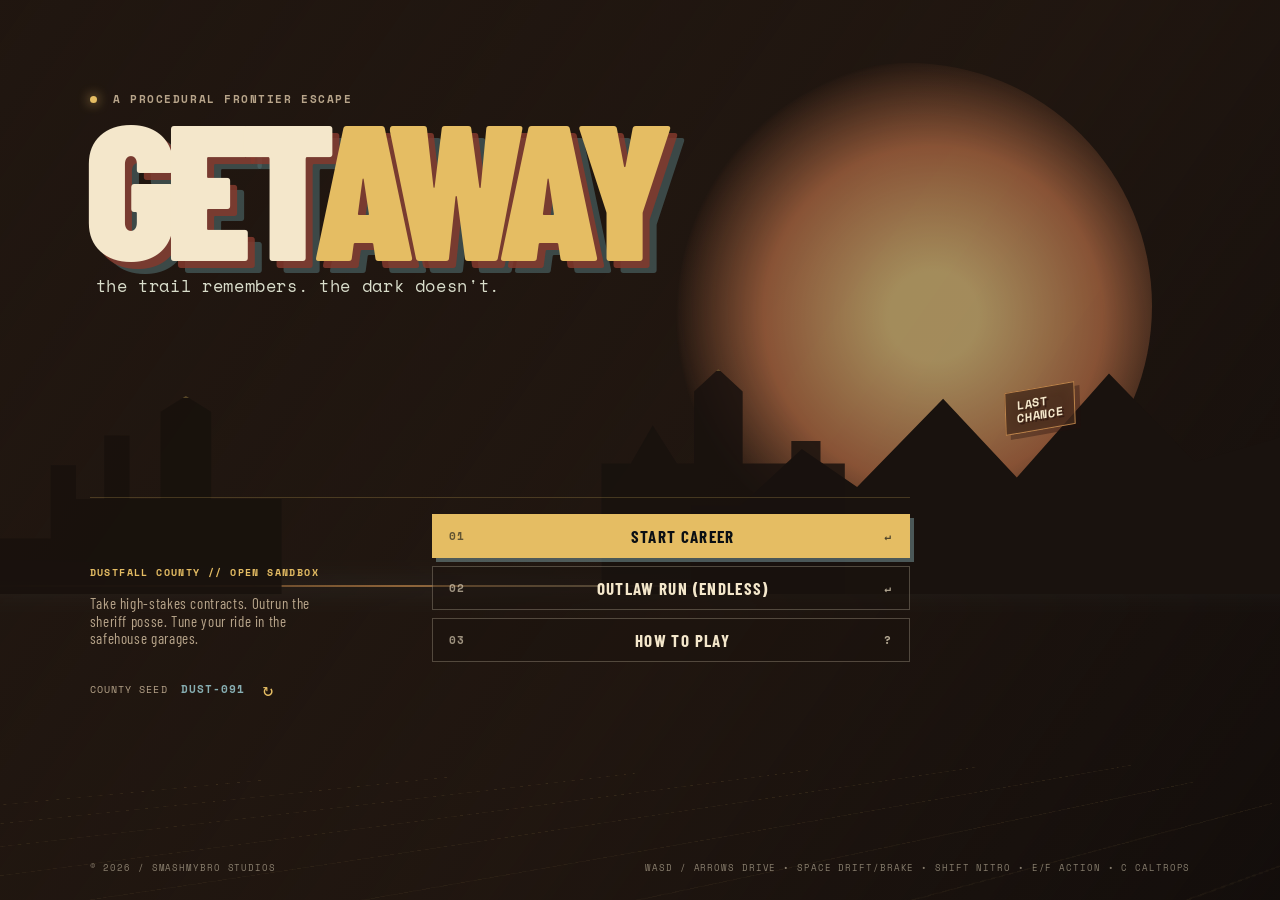
<file: index.html>
<!doctype html>
<html lang="en">
<head>
  <meta charset="utf-8" />
  <meta name="viewport" content="width=device-width, initial-scale=1, viewport-fit=cover" />
  <meta name="theme-color" content="#090b14" />
  <meta name="description" content="GETAWAY — a stylized retro-western procedural escape game." />
  <title>GETAWAY // Dustfall County</title>
  <link rel="icon" href="assets/favicon.svg" type="image/svg+xml" />
  <link rel="stylesheet" href="styles.css" />
</head>
<body>
  <main id="app-shell">
    <canvas id="game" aria-label="GETAWAY game canvas"></canvas>

    <!-- Main Title Menu -->
    <section id="title-screen" class="screen active" aria-label="Main menu">
      <div class="title-noise"></div>
      <div class="title-art" aria-hidden="true">
        <span class="sun-disc"></span>
        <span class="horizon-line"></span>
        <span class="grid-floor"></span>
        <span class="silhouette silhouette-a"></span>
        <span class="silhouette silhouette-b"></span>
        <span class="silhouette silhouette-c"></span>
        <span class="painted-sign">LAST<br>CHANCE</span>
      </div>
      <div class="brand-lockup">
        <p class="eyebrow"><span class="live-dot"></span> A PROCEDURAL FRONTIER ESCAPE</p>
        <h1>GET<span>AWAY</span></h1>
        <p class="tagline">the trail remembers. the dark doesn't.</p>
      </div>
      <div class="menu-panel">
        <div class="menu-copy">
          <p class="label">DUSTFALL COUNTY // OPEN SANDBOX</p>
          <p>Take high-stakes contracts. Outrun the sheriff posse. Tune your ride in the safehouse garages.</p>
        </div>
        <div class="menu-actions">
          <button id="career-btn" class="primary-btn"><span>01</span> START CAREER <b>↵</b></button>
          <button id="endless-btn" class="ghost-btn"><span>02</span> OUTLAW RUN (ENDLESS) <b>↵</b></button>
          <button id="how-to-play-btn" class="ghost-btn"><span>03</span> HOW TO PLAY <b>?</b></button>
        </div>
        <div class="seed-row">
          <span>COUNTY SEED</span>
          <strong id="menu-seed">DUST-091</strong>
          <button id="reroll-btn" class="icon-btn" title="Reroll county seed" aria-label="Reroll county seed">↻</button>
        </div>
      </div>
      <div class="title-footer">
        <span>© 2026 / SMASHMYBRO STUDIOS</span>
        <span>WASD / ARROWS DRIVE &bull; SPACE DRIFT/BRAKE &bull; SHIFT NITRO &bull; E/F ACTION &bull; C CALTROPS</span>
      </div>
    </section>

    <!-- Pause Modal -->
    <section id="pause-screen" class="screen modal-screen" aria-label="Paused" hidden>
      <div class="modal-card">
        <p class="eyebrow">TELEGRAPH LINE CUT</p>
        <h2>PAUSED<span>.</span></h2>
        <p class="modal-sub">The horses are watered. The law is not waiting.</p>
        <div class="pause-stats" id="pause-stats"></div>
        <button id="resume-btn" class="primary-btn">RESUME <b>ESC</b></button>
        <button id="help-btn" class="ghost-btn">CONTROLS &amp; TIPS</button>
        <button id="restart-btn" class="ghost-btn">RESTART RUN</button>
        <button id="menu-btn" class="ghost-btn">RETURN TO MENU</button>
      </div>
    </section>

    <!-- Garage Workshop Modal -->
    <section id="garage-screen" class="screen modal-screen" aria-label="Garage Workshop" hidden>
      <div class="modal-card garage-card">
        <div class="modal-header">
          <p class="eyebrow" id="garage-location">THE SWITCHYARD // WORKSHOP</p>
          <span class="garage-wallet">CASH: <strong id="garage-cash">$000</strong></span>
        </div>
        <h2>OUTLAW<span>GARAGE</span></h2>
        <p class="modal-sub">Repair damage, wipe heat, tune performance, and swap vehicles.</p>
        
        <div class="garage-tabs">
          <button id="tab-tuning" class="tab-btn active">TUNING &amp; GEAR</button>
          <button id="tab-vehicles" class="tab-btn">VEHICLE FLEET</button>
        </div>

        <div id="garage-tuning-panel" class="garage-grid">
          <!-- Dynamic Upgrade Cards inserted by game.js -->
        </div>

        <div id="garage-vehicle-panel" class="garage-grid" hidden>
          <!-- Dynamic Vehicle Cards inserted by game.js -->
        </div>

        <div class="garage-footer">
          <button id="garage-leave-btn" class="primary-btn">EXIT GARAGE &amp; HIT THE ROAD <b>E / ESC</b></button>
        </div>
      </div>
    </section>

    <!-- Busted / Game Over Screen -->
    <section id="busted-screen" class="screen modal-screen" aria-label="Caught by the Law" hidden>
      <div class="modal-card busted-card">
        <p class="eyebrow" id="busted-eyebrow">COUNTY MANHUNT CONCLUDED</p>
        <h2 id="busted-title">BUSTED<span>.</span></h2>
        <p class="modal-sub" id="busted-sub">The sheriff posse cornered you. The county takes its cut.</p>
        <div class="pause-stats" id="busted-stats"></div>
        <button id="busted-continue-btn" class="primary-btn">PAY BAIL &amp; KEEP RUNNING <b>↵</b></button>
        <button id="busted-restart-btn" class="ghost-btn">START FRESH RUN</button>
      </div>
    </section>

    <!-- How to Play Screen -->
    <section id="help-screen" class="screen modal-screen" aria-label="How to play" hidden>
      <div class="modal-card help-card">
        <p class="eyebrow">SURVIVAL MANUAL</p>
        <h2>OUTLAW<span>GUIDE</span></h2>
        <div class="help-content">
          <div class="help-section">
            <h3><span>01</span> DRIVING &amp; EVASION</h3>
            <p><b>WASD / Arrow Keys</b> to Steer &amp; Accelerate. Hold <b>SPACE</b> to initiate powerslides &amp; drifts around tight corners. Hold <b>SHIFT</b> for a Nitro speed burst.</p>
          </div>
          <div class="help-section">
            <h3><span>02</span> OUTLAW GADGETS &amp; ACTIONS</h3>
            <p>Press <b>E</b> or <b>F</b> to enter/exit vehicles, take jobs, and open safehouse garages. Press <b>C</b> or <b>G</b> to drop <b>Spike Caltrops</b> behind you to shred pursuers' tires.</p>
          </div>
          <div class="help-section">
            <h3><span>03</span> CONTRACTS &amp; HEISTS</h3>
            <p>Visit Telegraph Outposts and Banks marked with yellow beacons on your minimap to accept high-payout jobs. Multi-stage heists reward speed and stealth.</p>
          </div>
          <div class="help-section">
            <h3><span>04</span> SAFEHOUSE GARAGES</h3>
            <p>Pull into safehouse garages to repair damage, respray paint (instantly resets wanted Heat!), tune engines, install ram-bumpers, and unlock fast rides.</p>
          </div>
        </div>
        <button id="help-close-btn" class="primary-btn">UNDERSTOOD <b>↵</b></button>
      </div>
    </section>

    <!-- In-Game HUD -->
    <section id="game-ui" aria-live="polite">
      <header class="hud-top">
        <div class="hud-brand"><span class="brand-mark">G</span><span>GETAWAY</span><i></i></div>
        <div class="district-readout">
          <span class="tiny-label">CURRENT DISTRICT</span>
          <strong id="district-name">DUSTFALL MAIN STREET</strong>
        </div>
        <div class="hud-money">
          <span class="tiny-label">OUTLAW CASH</span>
          <strong id="money-value">$000</strong>
        </div>
        <button id="pause-btn" class="hud-pause" title="Pause Game (ESC)" aria-label="Pause">Ⅱ</button>
      </header>

      <!-- Mission Status Card -->
      <aside class="mission-card" id="mission-card">
        <div class="mission-kicker">
          <span id="mission-status-dot"></span>
          <span id="mission-kicker-text">AVAILABLE JOB</span>
          <span class="mission-code" id="mission-code">JOB—001</span>
        </div>
        <h2 id="mission-title">LOADING DUSTFALL</h2>
        <p id="mission-description">Ride to the telegraph office to pick up a contract.</p>
        <div class="mission-meta">
          <span id="mission-pay">$0</span>
          <span id="mission-risk">RISK / LOW</span>
          <span id="mission-clock">READY</span>
        </div>
      </aside>

      <!-- Wanted Heat Panel -->
      <div class="heat-panel" id="heat-panel">
        <div class="heat-label">
          <span>WANTED HEAT</span>
          <strong id="heat-stage">QUIET</strong>
        </div>
        <div class="heat-pips" id="heat-pips">
          <i title="Heat 1"></i>
          <i title="Heat 2"></i>
          <i title="Heat 3"></i>
          <i title="Heat 4"></i>
          <i title="Heat 5"></i>
        </div>
      </div>

      <!-- Vehicle Speed & Nitro Meter -->
      <div class="speed-panel">
        <div class="drift-counter" id="drift-counter" hidden><span id="drift-score">+150</span> <i>DRIFT</i></div>
        <strong id="speed-value">000</strong>
        <span>KM/H</span>
        <div class="vehicle-condition">
          <span id="vehicle-name">DUSTWIND COUPE</span>
          <div class="bar-shell"><i id="condition-bar"></i></div>
        </div>
        <div class="nitro-gauge" id="nitro-gauge">
          <span class="tiny-label">NITRO BOOST</span>
          <div class="bar-shell nitro-shell"><i id="nitro-bar"></i></div>
        </div>
        <div class="caltrop-display" id="caltrop-display">
          <span>CALTROPS: <strong id="caltrop-count">3</strong></span>
          <kbd>C</kbd>
        </div>
      </div>

      <!-- County Radio Ticker -->
      <div class="radio-panel" id="radio-panel">
        <span class="radio-light"></span>
        <strong id="radio-source">TELEGRAPH / COUNTY BAND</strong>
        <p id="radio-line">Storm rolling off Red Mesa. Keep to the hard road.</p>
      </div>

      <!-- Interaction Prompt -->
      <div class="interaction-prompt" id="interaction-prompt" hidden>
        <kbd id="interaction-key">E</kbd>
        <span id="interaction-text">ENTER VEHICLE</span>
      </div>

      <!-- Minimap & GPS Navigator -->
      <div class="minimap" id="minimap">
        <canvas id="map-canvas" width="180" height="180"></canvas>
        <span class="map-north">N</span>
        <span class="map-label" id="map-label">DUSTFALL COUNTY</span>
        <div class="map-gps" id="map-gps"><span id="gps-dist">0m</span> <strong id="gps-target">OBJECTIVE</strong></div>
      </div>

      <!-- Toast Alerts Stack -->
      <div class="toast-stack" id="toast-stack"></div>

      <!-- Bottom Controls Quick Hint -->
      <div class="control-hint" id="control-hint">
        <span><b>WASD/ARROWS</b> DRIVE</span>
        <span><b>SPACE</b> DRIFT / BRAKE</span>
        <span><b>SHIFT</b> NITRO BOOST</span>
        <span><b>E / F</b> ACTION / GARAGE</span>
        <span><b>C</b> CALTROPS</span>
      </div>

      <!-- Touch Controls for Mobile Devices -->
      <div class="touch-controls" id="touch-controls" aria-hidden="true">
        <div class="touch-stick"><i></i></div>
        <button data-touch="nitro" class="touch-nitro">NITRO</button>
        <button data-touch="brake" class="touch-brake">DRIFT</button>
        <button data-touch="action" class="touch-action">E</button>
        <button data-touch="caltrop" class="touch-caltrop">TRAP</button>
      </div>
    </section>
  </main>
  <script src="game.js"></script>
</body>
</html>
</file>
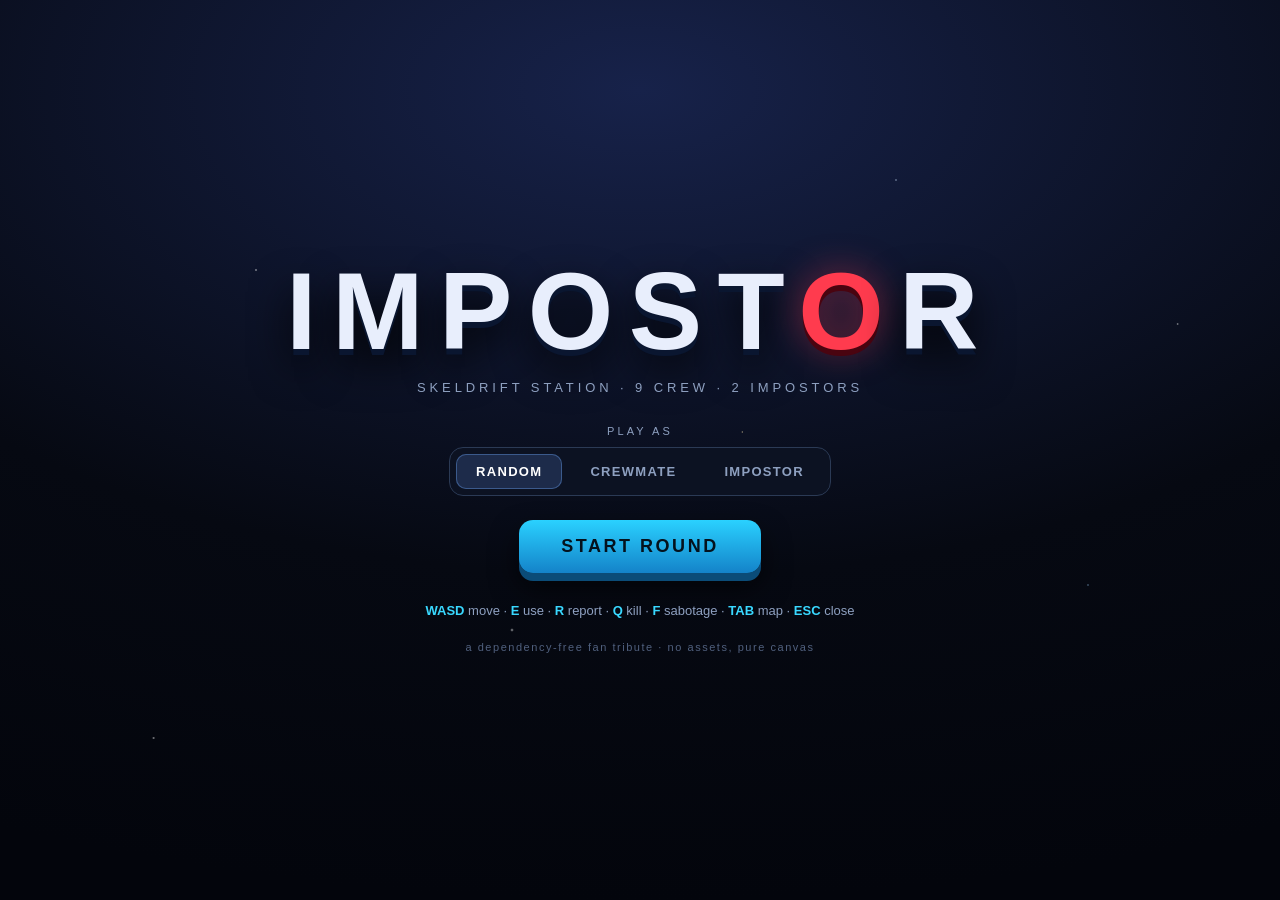
<file: amongus/index.html>
<!doctype html>
<html lang="en">
<head>
<meta charset="utf-8" />
<meta name="viewport" content="width=device-width, initial-scale=1" />
<title>IMPOSTOR // Skeldrift Station</title>
<meta name="description" content="A dependency-free Among Us style social-deduction game: do tasks, spot the impostor, survive the vote." />
<link rel="icon" href="favicon.svg" type="image/svg+xml" />
<link rel="stylesheet" href="style.css" />
</head>
<body>
<div id="app">
  <canvas id="game"></canvas>

  <!-- ===== HUD ===== -->
  <div id="hud" hidden>
    <div class="hud-top">
      <div class="taskbar-wrap">
        <span class="taskbar-label">TOTAL TASKS</span>
        <div class="taskbar"><i id="taskbar-fill"></i></div>
      </div>
      <div id="sabotage-banner" hidden><span id="sabotage-text">REACTOR MELTDOWN</span><strong id="sabotage-timer">0:30</strong></div>
    </div>

    <div id="task-list">
      <h3>TASKS</h3>
      <ul id="task-items"></ul>
    </div>

    <div id="role-chip"><span id="role-chip-text">CREWMATE</span></div>

    <div id="buttons">
      <button id="btn-map" class="action-btn small" title="Map (Tab)"><span>MAP</span></button>
      <button id="btn-sabotage" class="action-btn sabotage" hidden title="Sabotage (F)"><span>SAB</span></button>
      <button id="btn-report" class="action-btn report" title="Report (R)"><span>RPT</span></button>
      <button id="btn-kill" class="action-btn kill" hidden title="Kill (Q)"><span>KILL</span><b id="kill-cd"></b></button>
      <button id="btn-use" class="action-btn use" title="Use (E)"><span>USE</span></button>
    </div>

    <div id="toasts"></div>
  </div>

  <!-- ===== MENU ===== -->
  <section id="menu" class="screen active">
    <div class="stars"></div>
    <div class="menu-inner">
      <h1 class="logo">IMPOST<span>O</span>R</h1>
      <p class="sub">SKELDRIFT STATION &middot; 9 CREW &middot; 2 IMPOSTORS</p>
      <div class="role-pick">
        <span>PLAY AS</span>
        <div class="seg">
          <button class="seg-btn active" data-role="random">RANDOM</button>
          <button class="seg-btn" data-role="crew">CREWMATE</button>
          <button class="seg-btn" data-role="impostor">IMPOSTOR</button>
        </div>
      </div>
      <button id="start-btn" class="big-btn">START ROUND</button>
      <div class="controls">
        <p><b>WASD</b> move &middot; <b>E</b> use &middot; <b>R</b> report &middot; <b>Q</b> kill &middot; <b>F</b> sabotage &middot; <b>TAB</b> map &middot; <b>ESC</b> close</p>
      </div>
      <p class="credit">a dependency-free fan tribute &middot; no assets, pure canvas</p>
    </div>
  </section>

  <!-- ===== ROLE REVEAL ===== -->
  <section id="reveal" class="screen" hidden>
    <div class="reveal-inner">
      <h2 id="reveal-role">CREWMATE</h2>
      <p id="reveal-sub">Finish your tasks and find the impostors.</p>
      <div id="reveal-crew"></div>
      <button id="reveal-btn" class="big-btn">LET'S GO</button>
    </div>
  </section>

  <!-- ===== MINIGAME MODAL ===== -->
  <section id="task-modal" class="screen modal" hidden>
    <div class="modal-card">
      <header><h2 id="task-title">TASK</h2><button id="task-close" class="x">&times;</button></header>
      <div id="task-body"></div>
      <footer id="task-hint">Follow the prompt to complete the task.</footer>
    </div>
  </section>

  <!-- ===== MAP OVERLAY ===== -->
  <section id="map-screen" class="screen modal" hidden>
    <div class="modal-card wide">
      <header><h2>SKELDRIFT STATION</h2><button id="map-close" class="x">&times;</button></header>
      <canvas id="map-canvas" width="1040" height="620"></canvas>
      <footer id="sabotage-row" hidden>
        <span class="sab-label">SABOTAGE</span>
        <button class="sab-btn" data-sab="lights">LIGHTS</button>
        <button class="sab-btn" data-sab="comms">COMMS</button>
        <button class="sab-btn" data-sab="o2">O2</button>
        <button class="sab-btn" data-sab="reactor">REACTOR</button>
        <span id="sab-cd"></span>
      </footer>
    </div>
  </section>

  <!-- ===== MEETING ===== -->
  <section id="meeting" class="screen" hidden>
    <div class="meeting-inner">
      <header class="meeting-head">
        <h2 id="meeting-title">EMERGENCY MEETING</h2>
        <div class="meeting-timer"><span id="meeting-phase">DISCUSS</span><strong id="meeting-time">15</strong></div>
      </header>
      <div class="meeting-body">
        <div id="vote-grid"></div>
        <div id="chat-log"></div>
      </div>
      <footer class="meeting-foot">
        <button id="skip-vote" class="ghost">SKIP VOTE</button>
        <span id="vote-hint">Discussing&hellip;</span>
      </footer>
    </div>
  </section>

  <!-- ===== EJECT CUTSCENE ===== -->
  <section id="eject" class="screen" hidden>
    <div class="space"></div>
    <canvas id="eject-canvas" width="900" height="420"></canvas>
    <p id="eject-text"></p>
    <p id="eject-sub"></p>
  </section>

  <!-- ===== GAME OVER ===== -->
  <section id="over" class="screen" hidden>
    <div class="over-inner">
      <h2 id="over-title">CREWMATES WIN</h2>
      <p id="over-sub"></p>
      <div id="over-crew"></div>
      <button id="again-btn" class="big-btn">PLAY AGAIN</button>
    </div>
  </section>
</div>
<script src="map.js"></script>
<script src="minigames.js"></script>
<script src="game.js"></script>
</body>
</html>
</file>
<file: styles.css>
@import url('https://fonts.googleapis.com/css2?family=Barlow+Condensed:wght@400;500;600;700;800;900&family=Space+Mono:wght@400;700&display=swap');

:root {
  --ink: #f4e7cb;
  --muted: #b7a48a;
  --acid: #e5bd63;
  --cyan: #87aeb2;
  --red: #c94a3d;
  --amber: #d79855;
  --panel: rgba(25, 18, 14, 0.92);
  --line: rgba(229, 189, 99, 0.22);
  --dark: #120d0b;
}

* { box-sizing: border-box; }
html, body {
  margin: 0;
  width: 100%;
  height: 100%;
  overflow: hidden;
  background: var(--dark);
  color: var(--ink);
  font-family: 'Barlow Condensed', Arial, sans-serif;
  letter-spacing: 0.04em;
  user-select: none;
  -webkit-user-select: none;
}

button {
  font: inherit;
  color: inherit;
  cursor: pointer;
  border: none;
  outline: none;
}

#app-shell {
  position: relative;
  width: 100vw;
  height: 100vh;
  min-height: 540px;
  overflow: hidden;
  background: #19120e;
}

#game {
  position: absolute;
  inset: 0;
  width: 100%;
  height: 100%;
  image-rendering: auto;
  background: #19120e;
}

.screen { position: absolute; inset: 0; z-index: 10; }
.screen[hidden] { display: none !important; }

/* ------------------- Title Screen ------------------- */
#title-screen {
  display: flex;
  flex-direction: column;
  justify-content: space-between;
  padding: clamp(26px, 5vw, 72px) clamp(26px, 7vw, 110px) 26px;
  overflow: hidden;
}

.title-noise {
  position: absolute;
  inset: 0;
  opacity: 0.08;
  pointer-events: none;
  background-image: radial-gradient(rgba(255,255,255,0.5) 0.5px, transparent 0.7px);
  background-size: 4px 4px;
  mix-blend-mode: screen;
}

.title-art {
  position: absolute;
  inset: 0;
  overflow: hidden;
  pointer-events: none;
  background: linear-gradient(125deg, rgba(35,24,17,0.74), rgba(98,62,36,0.1) 58%, rgba(18,13,11,0.82));
}

.sun-disc {
  position: absolute;
  width: min(38vw, 520px);
  aspect-ratio: 1;
  right: 10%;
  top: 7%;
  border-radius: 50%;
  background: radial-gradient(circle at 55% 52%, #f5d58b 0 12%, #c9794e 46%, rgba(133,75,50,0.12) 69%, transparent 70%);
  filter: blur(0.2px);
  opacity: 0.62;
}

.horizon-line {
  position: absolute;
  left: -5%;
  right: -5%;
  top: 65%;
  height: 2px;
  background: linear-gradient(90deg, transparent, var(--amber), var(--cyan), transparent);
  box-shadow: 0 0 24px var(--cyan);
  opacity: 0.6;
}

.grid-floor {
  position: absolute;
  left: -20%;
  right: -20%;
  top: 65%;
  bottom: -30%;
  transform: perspective(340px) rotateX(53deg) rotateZ(-3deg);
  background: repeating-linear-gradient(165deg, rgba(229,189,99,0.16) 0 1px, transparent 1px 78px);
  mask-image: linear-gradient(to bottom, rgba(0,0,0,0.78), transparent);
}

.silhouette {
  position: absolute;
  bottom: 34%;
  background: #19120e;
  border-top: 2px solid rgba(229,189,99,0.35);
  box-shadow: 0 0 30px rgba(6,8,17,0.8);
}
.silhouette-a { right: -2%; width: 48%; height: 35%; clip-path: polygon(0 100%, 0 72%, 8% 72%, 18% 54%, 27% 66%, 41% 38%, 53% 63%, 68% 30%, 82% 58%, 100% 48%, 100% 100%); }
.silhouette-b { right: 34%; width: 19%; height: 25%; clip-path: polygon(0 100%, 0 42%, 12% 42%, 21% 25%, 31% 42%, 38% 42%, 38% 10%, 48% 0, 58% 10%, 58% 42%, 78% 42%, 78% 32%, 90% 32%, 90% 42%, 100% 42%, 100% 100%); opacity: 0.86; }
.silhouette-c { left: 0; width: 22%; height: 22%; clip-path: polygon(0 100%, 0 72%, 18% 72%, 18% 35%, 27% 35%, 27% 52%, 37% 52%, 37% 20%, 46% 20%, 46% 52%, 57% 52%, 57% 8%, 66% 0, 75% 8%, 75% 52%, 100% 52%, 100% 100%); opacity: 0.9; }

.painted-sign {
  position: absolute;
  right: 16%;
  top: 43%;
  padding: 8px 11px;
  color: #f4e7cb;
  border: 1px solid rgba(215,152,85,0.8);
  background: rgba(64,38,25,0.8);
  font: 700 12px/1.05 'Space Mono', monospace;
  text-shadow: 2px 2px 0 rgba(45,23,16,0.65);
  transform: skewY(-8deg) rotate(-2deg);
  box-shadow: 5px 5px 0 rgba(35,18,14,0.38), inset 0 0 14px rgba(215,152,85,0.08);
}

.brand-lockup { position: relative; z-index: 1; margin-top: 3vh; }
.eyebrow, .label, .tiny-label { margin: 0; color: var(--muted); font: 700 11px 'Space Mono', monospace; letter-spacing: 0.14em; }
.live-dot {
  display: inline-block;
  width: 7px;
  height: 7px;
  margin-right: 8px;
  border-radius: 50%;
  background: var(--acid);
  box-shadow: 0 0 12px var(--acid);
  animation: blink 1.3s infinite;
}
@keyframes blink { 50% { opacity: 0.35; } }

h1 {
  margin: 6px 0 0 -5px;
  font: 900 clamp(85px, 15vw, 210px)/0.74 'Barlow Condensed', sans-serif;
  letter-spacing: -0.055em;
  color: #f4e7cb;
  text-shadow: 7px 7px 0 rgba(132,58,45,0.85), 14px 12px 0 rgba(77,105,107,0.62);
}
h1 span { color: var(--acid); }

.tagline {
  margin: 18px 0 0 6px;
  font: 400 clamp(12px, 1.3vw, 17px) 'Space Mono', monospace;
  color: #d9ddcb;
}

.menu-panel {
  position: relative;
  z-index: 1;
  display: flex;
  align-items: flex-end;
  gap: clamp(30px, 8vw, 120px);
  width: min(820px, 100%);
  padding: 16px 0 0;
  border-top: 1px solid var(--line);
}
.menu-copy { width: 240px; color: var(--muted); font-size: 15px; line-height: 1.15; }
.menu-copy .label { color: var(--acid); margin-bottom: 7px; font-size: 10px; }
.menu-actions { display: flex; flex: 1; flex-direction: column; gap: 8px; }

.primary-btn, .ghost-btn {
  display: flex;
  align-items: center;
  justify-content: space-between;
  min-height: 44px;
  padding: 0 16px;
  border: 1px solid transparent;
  background: none;
  text-align: left;
  font: 700 17px 'Barlow Condensed', sans-serif;
  letter-spacing: 0.08em;
  transition: all 0.16s ease;
}
.primary-btn {
  background: var(--acid);
  color: #0b0f13;
  box-shadow: 4px 4px 0 rgba(135,174,178,0.45);
}
.primary-btn:hover {
  background: #f0d38a;
  transform: translate(2px, -2px);
  box-shadow: 6px 6px 0 rgba(135,174,178,0.55);
}
.ghost-btn {
  border-color: rgba(244,231,203,0.25);
  color: var(--ink);
  background: rgba(25, 18, 14, 0.4);
}
.ghost-btn:hover {
  border-color: var(--cyan);
  color: var(--cyan);
  background: rgba(135,174,178,0.12);
  transform: translate(2px, -2px);
}
.primary-btn span, .ghost-btn span { margin-right: 15px; font: 700 11px 'Space Mono', monospace; opacity: 0.6; }
.primary-btn b, .ghost-btn b { font: 700 11px 'Space Mono', monospace; opacity: 0.7; }

.seed-row {
  position: absolute;
  top: calc(100% + 14px);
  left: 0;
  display: flex;
  gap: 13px;
  align-items: center;
  color: var(--muted);
  font: 10px 'Space Mono', monospace;
  letter-spacing: 0.11em;
}
.seed-row strong { color: var(--cyan); font-size: 11px; font-weight: 700; }
.icon-btn {
  border: 0;
  padding: 0 4px;
  color: var(--acid);
  background: none;
  font-size: 18px;
  transition: transform 0.2s;
}
.icon-btn:hover { transform: rotate(90deg); color: #fff; }

.title-footer {
  position: relative;
  z-index: 1;
  display: flex;
  justify-content: space-between;
  color: rgba(244,231,203,0.5);
  font: 9px 'Space Mono', monospace;
  letter-spacing: 0.1em;
}

/* ------------------- In-Game HUD ------------------- */
#game-ui {
  position: absolute;
  inset: 0;
  z-index: 5;
  pointer-events: none;
  opacity: 0;
  transition: opacity 0.35s ease;
}
#game-ui.active { opacity: 1; }

.hud-top {
  position: absolute;
  inset: 0 0 auto;
  height: 74px;
  display: flex;
  align-items: center;
  gap: clamp(16px, 3vw, 42px);
  padding: 0 clamp(18px, 3vw, 44px);
  background: linear-gradient(180deg, rgba(20,14,11,0.94), rgba(25,17,12,0));
}
.hud-brand {
  display: flex;
  align-items: center;
  gap: 8px;
  font: 800 18px 'Barlow Condensed', sans-serif;
  letter-spacing: 0.12em;
}
.brand-mark {
  display: grid;
  place-items: center;
  width: 26px;
  height: 26px;
  background: var(--acid);
  color: #17100d;
  font: 900 18px/1 'Barlow Condensed';
  transform: skew(-8deg);
}
.hud-brand i { width: 6px; height: 6px; background: var(--red); box-shadow: 0 0 9px var(--red); border-radius: 50%; }

.district-readout {
  display: flex;
  flex-direction: column;
  gap: 2px;
  padding-left: 20px;
  border-left: 1px solid var(--line);
}
.district-readout strong { color: var(--cyan); font-size: 15px; letter-spacing: 0.12em; }

.hud-money { margin-left: auto; display: flex; flex-direction: column; gap: 2px; text-align: right; }
.hud-money strong { color: var(--acid); font: 700 22px 'Space Mono', monospace; }

.hud-pause {
  pointer-events: auto;
  width: 36px;
  height: 36px;
  margin-left: 12px;
  border: 1px solid var(--line);
  background: rgba(24,17,13,0.7);
  color: var(--ink);
  font: 700 13px 'Space Mono';
  transition: all 0.15s;
}
.hud-pause:hover { border-color: var(--acid); color: var(--acid); background: rgba(229,189,99,0.15); }

/* Mission Card */
.mission-card {
  position: absolute;
  top: 90px;
  left: clamp(18px, 3vw, 44px);
  width: min(380px, calc(100vw - 36px));
  padding: 14px 18px 16px;
  border-left: 3px solid var(--acid);
  background: linear-gradient(90deg, rgba(38,26,17,0.94), rgba(38,26,17,0.65));
  box-shadow: 0 8px 25px rgba(0,0,0,0.3);
  backdrop-filter: blur(4px);
}
.mission-kicker, .mission-meta, .heat-label {
  display: flex;
  align-items: center;
  gap: 8px;
  color: var(--muted);
  font: 9px 'Space Mono', monospace;
  letter-spacing: 0.09em;
}
.mission-kicker #mission-status-dot {
  width: 7px;
  height: 7px;
  background: var(--acid);
  border-radius: 50%;
  box-shadow: 0 0 8px var(--acid);
}
.mission-code { margin-left: auto; color: rgba(244,231,203,0.5); }
.mission-card h2 { margin: 8px 0 3px; color: #f4e7cb; font-size: 26px; line-height: 0.95; letter-spacing: 0.045em; }
.mission-card p { margin: 0; color: #c9b79b; font-size: 14px; line-height: 1.15; }
.mission-meta { margin-top: 13px; justify-content: space-between; }
.mission-meta span:first-child { color: var(--acid); font-size: 15px; font-weight: 700; }

/* Wanted Heat */
.heat-panel {
  position: absolute;
  top: 90px;
  right: clamp(18px, 3vw, 44px);
  width: 180px;
  padding: 10px 14px;
  border-top: 2px solid var(--line);
  background: rgba(38,26,17,0.7);
  backdrop-filter: blur(4px);
}
.heat-label { justify-content: space-between; }
.heat-label strong { color: var(--cyan); font-size: 11px; font-weight: 700; }
.heat-pips { display: flex; gap: 4px; margin-top: 8px; }
.heat-pips i {
  flex: 1;
  height: 6px;
  background: rgba(244,231,203,0.15);
  border-left: 1px solid rgba(0,0,0,0.3);
  transition: all 0.2s;
}
.heat-pips i.hot {
  background: var(--red);
  box-shadow: 0 0 10px rgba(201,74,61,0.9);
  animation: heat-pulse 0.8s infinite alternate;
}
@keyframes heat-pulse { from { opacity: 0.7; } to { opacity: 1; } }

/* Speed, Nitro & Vehicle Info */
.speed-panel {
  position: absolute;
  right: clamp(18px, 3vw, 44px);
  bottom: 38px;
  display: flex;
  flex-direction: column;
  align-items: flex-end;
  text-align: right;
}
.drift-counter {
  color: var(--acid);
  font: 700 16px 'Space Mono', monospace;
  margin-bottom: 2px;
  animation: drift-pop 0.3s ease;
}
.drift-counter i { font-size: 10px; font-style: normal; opacity: 0.7; }
@keyframes drift-pop { from { transform: scale(0.8); } to { transform: scale(1); } }

.speed-panel > strong {
  color: #f4e7cb;
  font: 700 clamp(44px, 5.5vw, 74px)/0.75 'Space Mono', monospace;
  letter-spacing: -0.1em;
}
.speed-panel > span { margin-top: 6px; color: var(--cyan); font: 10px 'Space Mono', monospace; letter-spacing: 0.14em; }

.vehicle-condition, .nitro-gauge {
  width: 190px;
  margin-top: 10px;
  color: rgba(244,231,203,0.7);
  font: 9px 'Space Mono', monospace;
}
.bar-shell { height: 4px; margin-top: 5px; background: rgba(244,231,203,0.15); border-radius: 2px; overflow: hidden; }
.bar-shell i { display: block; width: 100%; height: 100%; background: var(--acid); transition: width 0.15s ease-out; }
.nitro-shell i { background: var(--cyan); box-shadow: 0 0 6px var(--cyan); }

.caltrop-display {
  display: flex;
  align-items: center;
  gap: 8px;
  margin-top: 8px;
  color: var(--muted);
  font: 10px 'Space Mono', monospace;
}
.caltrop-display strong { color: var(--acid); }
.caltrop-display kbd {
  padding: 1px 5px;
  background: rgba(229,189,99,0.2);
  border: 1px solid var(--line);
  color: var(--ink);
  font: 700 9px 'Space Mono';
}

/* Radio Ticker */
.radio-panel {
  position: absolute;
  left: clamp(18px, 3vw, 44px);
  bottom: 38px;
  width: 320px;
  padding: 10px 14px;
  border-left: 2px solid var(--cyan);
  background: rgba(24,17,13,0.75);
  backdrop-filter: blur(4px);
}
.radio-panel strong { color: var(--cyan); font: 9px 'Space Mono', monospace; letter-spacing: 0.09em; }
.radio-panel p { margin: 5px 0 0; color: #c9b79b; font-size: 13px; line-height: 1.1; }
.radio-light {
  display: inline-block;
  width: 6px;
  height: 6px;
  margin-right: 7px;
  border-radius: 50%;
  background: var(--red);
  box-shadow: 0 0 8px var(--red);
}

/* Interaction Prompt */
.interaction-prompt {
  position: absolute;
  left: 50%;
  bottom: 22%;
  display: flex;
  align-items: center;
  gap: 10px;
  transform: translateX(-50%);
  padding: 9px 16px;
  background: rgba(25,17,12,0.95);
  border: 1px solid var(--acid);
  box-shadow: 0 4px 18px rgba(0,0,0,0.5);
  color: #f4e7cb;
  font: 700 13px 'Space Mono', monospace;
  animation: prompt-pulse 1.2s infinite alternate;
}
@keyframes prompt-pulse { from { transform: translateX(-50%) scale(1); } to { transform: translateX(-50%) scale(1.03); } }

.interaction-prompt kbd {
  display: grid;
  place-items: center;
  width: 26px;
  height: 26px;
  color: #17100d;
  background: var(--acid);
  font: 800 12px 'Space Mono';
}

/* Minimap */
.minimap {
  position: absolute;
  right: clamp(18px, 3vw, 44px);
  bottom: 185px;
  width: 180px;
  height: 180px;
  overflow: hidden;
  border: 1px solid rgba(135,174,178,0.5);
  background: rgba(20,14,11,0.85);
  box-shadow: 0 0 0 4px rgba(25,17,12,0.4);
}
#map-canvas { width: 100%; height: 100%; image-rendering: pixelated; }
.map-north { position: absolute; top: 7px; left: 10px; color: var(--acid); font: 700 10px 'Space Mono'; }
.map-label { position: absolute; bottom: 7px; right: 8px; color: rgba(244,231,203,0.55); font: 8px 'Space Mono'; }
.map-gps {
  position: absolute;
  top: 7px;
  right: 8px;
  font: 700 9px 'Space Mono';
  color: var(--acid);
  background: rgba(0,0,0,0.5);
  padding: 2px 5px;
}

/* Toasts */
.toast-stack {
  position: absolute;
  left: 50%;
  top: 16%;
  display: flex;
  flex-direction: column;
  align-items: center;
  gap: 6px;
  transform: translateX(-50%);
  pointer-events: none;
}
.toast {
  padding: 7px 14px;
  border: 1px solid rgba(135,174,178,0.5);
  background: rgba(25,17,12,0.94);
  color: var(--cyan);
  font: 700 11px 'Space Mono', monospace;
  letter-spacing: 0.08em;
  box-shadow: 0 4px 14px rgba(0,0,0,0.4);
  animation: toast-in 0.3s ease both;
}
.toast.warn { color: #f57d71; border-color: rgba(201,74,61,0.8); background: rgba(35,15,12,0.95); }
.toast.good { color: var(--acid); border-color: rgba(229,189,99,0.7); background: rgba(28,22,14,0.95); }
@keyframes toast-in { from { opacity: 0; transform: translateY(-8px); } to { opacity: 1; transform: none; } }

/* Control Hint */
.control-hint {
  position: absolute;
  left: 50%;
  bottom: 15px;
  transform: translateX(-50%);
  display: flex;
  gap: 16px;
  color: rgba(244,231,203,0.5);
  font: 9px 'Space Mono', monospace;
  white-space: nowrap;
}
.control-hint b { color: var(--ink); font-weight: 700; }

/* ------------------- Modals ------------------- */
.modal-screen {
  display: grid;
  place-items: center;
  background: rgba(18,12,9,0.8);
  backdrop-filter: blur(8px);
}
.modal-card {
  width: min(460px, calc(100vw - 40px));
  max-height: 90vh;
  overflow-y: auto;
  padding: 30px;
  border: 1px solid rgba(135,174,178,0.35);
  border-top: 3px solid var(--acid);
  background: linear-gradient(135deg, rgba(43,29,19,0.98), rgba(23,16,12,0.99));
  box-shadow: 16px 16px 0 rgba(135,174,178,0.08), 0 20px 40px rgba(0,0,0,0.6);
}
.modal-card h2 { margin: 8px 0 4px; font-size: 52px; line-height: 0.9; letter-spacing: -0.02em; }
.modal-card h2 span { color: var(--acid); }
.modal-sub { margin: 0 0 20px; color: var(--muted); font: 13px 'Space Mono'; }
.modal-card button { width: 100%; margin-top: 8px; }

.pause-stats {
  display: grid;
  grid-template-columns: repeat(3, 1fr);
  gap: 8px;
  margin: 0 0 12px;
}
.pause-stat {
  padding: 10px 8px;
  background: rgba(135,174,178,0.06);
  border: 1px solid rgba(244,231,203,0.1);
  text-align: center;
}
.pause-stat b { display: block; color: var(--acid); font: 700 17px 'Space Mono'; }
.pause-stat span { color: var(--muted); font: 8px 'Space Mono'; }

/* Garage Workshop Modal */
.garage-card { width: min(680px, calc(100vw - 32px)); }
.modal-header { display: flex; justify-content: space-between; align-items: center; }
.garage-wallet { font: 700 13px 'Space Mono'; color: var(--muted); }
.garage-wallet strong { color: var(--acid); font-size: 16px; }

.garage-tabs {
  display: flex;
  gap: 8px;
  margin-bottom: 14px;
}
.tab-btn {
  flex: 1;
  padding: 10px;
  background: rgba(25,18,14,0.6);
  border: 1px solid var(--line);
  color: var(--muted);
  font: 700 14px 'Barlow Condensed';
  letter-spacing: 0.1em;
  transition: all 0.15s;
}
.tab-btn.active {
  background: var(--acid);
  color: #120d0b;
  border-color: var(--acid);
}

.garage-grid {
  display: grid;
  grid-template-columns: repeat(auto-fit, minmax(260px, 1fr));
  gap: 10px;
  margin-bottom: 16px;
  max-height: 52vh;
  overflow-y: auto;
  padding-right: 4px;
}

.upgrade-card, .vehicle-card {
  padding: 12px 14px;
  background: rgba(25,18,14,0.7);
  border: 1px solid rgba(244,231,203,0.12);
  display: flex;
  flex-direction: column;
  justify-content: space-between;
  gap: 8px;
}
.upgrade-card.installed, .vehicle-card.active {
  border-color: var(--acid);
  background: rgba(229,189,99,0.08);
}
.card-top { display: flex; justify-content: space-between; align-items: baseline; }
.card-top h4 { margin: 0; font-size: 18px; color: var(--ink); }
.card-top .price { font: 700 13px 'Space Mono'; color: var(--acid); }
.card-desc { margin: 0; font-size: 12px; color: var(--muted); line-height: 1.2; }
.buy-btn {
  padding: 6px 10px;
  background: var(--acid);
  color: #120d0b;
  font: 700 12px 'Space Mono';
  text-align: center;
  transition: all 0.15s;
}
.buy-btn:hover:not(:disabled) { background: #f0d38a; }
.buy-btn:disabled { background: rgba(244,231,203,0.1); color: var(--muted); cursor: not-allowed; }
.buy-btn.installed { background: var(--cyan); color: #0b0f13; }

/* Help Modal */
.help-card { width: min(620px, calc(100vw - 32px)); }
.help-content {
  display: grid;
  grid-template-columns: repeat(auto-fit, minmax(240px, 1fr));
  gap: 14px;
  margin: 14px 0 20px;
}
.help-section {
  padding: 12px;
  background: rgba(25,18,14,0.6);
  border: 1px solid var(--line);
}
.help-section h3 {
  margin: 0 0 6px;
  font-size: 16px;
  color: var(--acid);
  display: flex;
  align-items: center;
  gap: 8px;
}
.help-section h3 span { font: 700 10px 'Space Mono'; opacity: 0.6; }
.help-section p { margin: 0; font-size: 13px; color: #c9b79b; line-height: 1.25; }
.help-section b { color: var(--ink); }

/* Busted Card */
.busted-card { border-top-color: var(--red); }
.busted-card h2 span { color: var(--red); }

/* Touch Controls */
.touch-controls { display: none; }

@media (max-width: 800px) {
  h1 { font-size: clamp(70px, 18vw, 140px); }
  .menu-panel { gap: 20px; }
  .menu-copy { display: none; }
  .menu-actions { max-width: 320px; }
  .minimap { width: 130px; height: 130px; bottom: 145px; }
  .radio-panel { width: 250px; bottom: 20px; }
  .control-hint { display: none; }
  .speed-panel { bottom: 20px; }
  .mission-card { top: 76px; width: 280px; }
  .heat-panel { top: 76px; width: 140px; }
  .district-readout { display: none; }
}

@media (max-width: 560px) {
  #title-screen { padding: 22px 18px 18px; }
  .sun-disc { right: -15%; top: 17%; width: 90vw; }
  .title-footer span:last-child { display: none; }
  .title-footer { font-size: 8px; }
  .brand-lockup { margin-top: 8vh; }
  .tagline { font-size: 10px; }
  .menu-panel { width: 100%; }
  .seed-row { top: calc(100% + 11px); }
  .hud-brand { font-size: 14px; }
  .hud-money strong { font-size: 16px; }
  .mission-card { top: 65px; left: 14px; width: calc(100% - 28px); }
  .heat-panel { top: 195px; left: 14px; right: auto; width: 130px; }
  .minimap { right: 14px; bottom: 110px; width: 110px; height: 110px; }
  .radio-panel { left: 14px; bottom: 14px; width: 190px; }
  .radio-panel p { font-size: 11px; }
  .speed-panel { right: 14px; bottom: 14px; }
  .vehicle-condition, .nitro-gauge { width: 120px; }
  .interaction-prompt { bottom: 30%; }
  
  .touch-controls { display: block; }
  .touch-controls .touch-stick {
    position: absolute;
    left: 18px;
    bottom: 18px;
    width: 90px;
    height: 90px;
    border: 1px solid rgba(244,231,203,0.3);
    border-radius: 50%;
    background: rgba(25,18,14,0.4);
    pointer-events: auto;
  }
  .touch-stick i {
    position: absolute;
    left: 28px;
    top: 28px;
    width: 34px;
    height: 34px;
    border-radius: 50%;
    background: rgba(229,189,99,0.7);
  }
  .touch-controls button {
    pointer-events: auto;
    position: absolute;
    bottom: 24px;
    width: 50px;
    height: 50px;
    border: 1px solid rgba(244,231,203,0.3);
    border-radius: 50%;
    background: rgba(25,18,14,0.8);
    color: var(--acid);
    font: 700 10px 'Space Mono';
  }
  .touch-controls .touch-brake { right: 78px; }
  .touch-controls .touch-action { right: 18px; background: rgba(229,189,99,0.8); color: #071018; }
  .touch-controls .touch-nitro { right: 138px; }
  .touch-controls .touch-caltrop { right: 18px; bottom: 82px; }
}
</file>
<file: amongus/style.css>
/* IMPOSTOR // Skeldrift Station — dependency-free styles */
:root{
  --bg:#05070f;
  --panel:#111827cc;
  --line:#2b3a55;
  --text:#e8eefc;
  --dim:#8ea0c0;
  --accent:#39d8ff;
  --red:#ff3b4e;
  --green:#39e07a;
  --yellow:#ffd23f;
}
*{box-sizing:border-box;margin:0;padding:0}
html,body{height:100%}
body{
  background:var(--bg);color:var(--text);overflow:hidden;
  font-family:"Trebuchet MS",Verdana,Geneva,sans-serif;
  -webkit-font-smoothing:antialiased;user-select:none;
}
#app{position:fixed;inset:0}
canvas#game{position:absolute;inset:0;width:100%;height:100%;display:block;background:#05070f}

button{font-family:inherit;cursor:pointer;border:0;background:none;color:inherit}
button:disabled{cursor:not-allowed;opacity:.45}

/* ---------- screens ---------- */
.screen{position:absolute;inset:0;display:none;align-items:center;justify-content:center;z-index:20}
.screen.active{display:flex}
.screen[hidden]{display:none!important}
.modal{background:#02040bd9;backdrop-filter:blur(3px)}

.big-btn{
  background:linear-gradient(180deg,#2ad1ff,#1483c9);color:#04121d;font-weight:800;
  letter-spacing:.14em;font-size:18px;padding:16px 42px;border-radius:14px;
  box-shadow:0 8px 0 #0b4c78, 0 14px 28px #000a;transition:transform .08s, box-shadow .08s;
}
.big-btn:hover{transform:translateY(2px);box-shadow:0 6px 0 #0b4c78,0 10px 20px #000a}
.big-btn:active{transform:translateY(6px);box-shadow:0 2px 0 #0b4c78}
.ghost{border:2px solid var(--line);border-radius:12px;padding:12px 26px;letter-spacing:.12em;font-weight:700;color:var(--text)}
.ghost:hover{border-color:var(--accent);color:var(--accent)}

/* ---------- menu ---------- */
#menu{background:radial-gradient(120% 90% at 50% 10%,#17224a 0%,#060912 60%,#03050c 100%)}
.stars{position:absolute;inset:0;opacity:.6;
  background-image:
   radial-gradient(1.6px 1.6px at 20% 30%,#fff,transparent),
   radial-gradient(1.4px 1.4px at 70% 20%,#cfe6ff,transparent),
   radial-gradient(1.8px 1.8px at 40% 70%,#fff,transparent),
   radial-gradient(1.2px 1.2px at 85% 65%,#9fd0ff,transparent),
   radial-gradient(1.5px 1.5px at 12% 82%,#fff,transparent),
   radial-gradient(1.2px 1.2px at 58% 48%,#ffe9b0,transparent),
   radial-gradient(1.3px 1.3px at 92% 36%,#fff,transparent);
}
.menu-inner{position:relative;text-align:center;padding:28px}
.logo{font-size:clamp(46px,9vw,110px);letter-spacing:.14em;font-weight:900;
  text-shadow:0 6px 0 #0a1630,0 18px 40px #000;}
.logo span{color:var(--red);text-shadow:0 6px 0 #4a0410,0 0 34px #ff3b4e88}
.sub{color:var(--dim);letter-spacing:.3em;font-size:13px;margin-top:6px}
.role-pick{margin:30px 0 24px;display:flex;flex-direction:column;gap:10px;align-items:center}
.role-pick>span{font-size:11px;letter-spacing:.28em;color:var(--dim)}
.seg{display:flex;gap:8px;background:#0c1222;border:1px solid var(--line);padding:6px;border-radius:14px}
.seg-btn{padding:10px 20px;border-radius:10px;font-weight:700;letter-spacing:.1em;font-size:13px;color:var(--dim)}
.seg-btn.active{background:#1d2b4a;color:#fff;box-shadow:inset 0 0 0 1px #3b5a8c}
.controls{margin-top:26px;color:var(--dim);font-size:13px;line-height:1.8}
.controls b{color:var(--accent)}
.credit{margin-top:18px;font-size:11px;color:#50607e;letter-spacing:.14em}

/* ---------- reveal ---------- */
#reveal{background:#02040b}
.reveal-inner{text-align:center}
#reveal-role{font-size:clamp(44px,8vw,96px);font-weight:900;letter-spacing:.1em;color:var(--accent);
  text-shadow:0 0 50px currentColor}
#reveal-role.imp{color:var(--red)}
#reveal-sub{color:var(--dim);margin-top:10px;letter-spacing:.1em}
#reveal-crew{display:flex;gap:10px;justify-content:center;flex-wrap:wrap;margin:34px auto;max-width:620px}
#reveal-crew .mini{width:46px;height:54px}
#reveal-crew .mini.imp{filter:drop-shadow(0 0 10px #ff3b4e)}

/* ---------- HUD ---------- */
#hud{position:absolute;inset:0;z-index:10;pointer-events:none}
#hud[hidden]{display:none}
.hud-top{position:absolute;top:16px;left:50%;transform:translateX(-50%);width:min(620px,70vw);text-align:center}
.taskbar-label{font-size:10px;letter-spacing:.3em;color:var(--dim)}
.taskbar{height:14px;margin-top:6px;border-radius:10px;background:#0e1527;border:2px solid #2b3a55;overflow:hidden}
.taskbar i{display:block;height:100%;width:0%;background:linear-gradient(90deg,#2fe07d,#9bffba);transition:width .4s}
#sabotage-banner{margin-top:10px;background:#3a0a12e6;border:2px solid var(--red);border-radius:10px;
  padding:8px 16px;display:flex;justify-content:center;gap:16px;align-items:center;letter-spacing:.2em;
  font-weight:800;color:#ffd0d6;animation:pulse 1s infinite alternate}
@keyframes pulse{to{box-shadow:0 0 28px #ff3b4e99}}

#task-list{position:absolute;left:18px;top:18px;background:var(--panel);border:1px solid var(--line);
  border-radius:12px;padding:12px 16px;min-width:220px;max-width:280px}
#task-list h3{font-size:11px;letter-spacing:.3em;color:var(--dim);margin-bottom:8px}
#task-items{list-style:none;font-size:13px;line-height:1.7}
#task-items li{color:#ffe169}
#task-items li.done{color:#6ee79a;text-decoration:line-through;opacity:.7}
#task-items li.fake{color:#ff8d9b}
#task-items li span{color:var(--dim);font-size:11px}

#role-chip{position:absolute;left:18px;bottom:18px;background:var(--panel);border:1px solid var(--line);
  border-radius:999px;padding:8px 18px;font-size:12px;letter-spacing:.24em;font-weight:800;color:var(--accent)}
#role-chip.imp{color:var(--red);border-color:#5e1622}

#buttons{position:absolute;right:22px;bottom:22px;display:flex;align-items:flex-end;gap:14px;pointer-events:auto}
.action-btn{width:88px;height:88px;border-radius:50%;background:#16213a;border:3px solid #33486d;
  color:#cfe0ff;font-weight:900;letter-spacing:.06em;font-size:15px;display:grid;place-items:center;
  box-shadow:0 6px 0 #0a1020,0 10px 24px #0008;transition:transform .08s,filter .15s}
.action-btn.small{width:62px;height:62px;font-size:12px}
.action-btn:hover{filter:brightness(1.15)}
.action-btn:active{transform:translateY(4px);box-shadow:0 2px 0 #0a1020}
.action-btn.use{background:#0f3b52;border-color:#2ad1ff;color:#bdf3ff;width:104px;height:104px}
.action-btn.use.ready{box-shadow:0 0 0 4px #2ad1ff44,0 6px 0 #0a1020}
.action-btn.report{background:#3f2712;border-color:#ffa23f;color:#ffdcae}
.action-btn.kill{background:#4a0f18;border-color:#ff3b4e;color:#ffd0d6;position:relative}
.action-btn.sabotage{background:#2c1240;border-color:#b05bff;color:#e9ccff}
.action-btn.dim{filter:grayscale(.8) brightness(.55)}
.action-btn b{position:absolute;bottom:10px;font-size:11px;color:#fff;letter-spacing:0}

#toasts{position:absolute;left:50%;bottom:120px;transform:translateX(-50%);display:flex;
  flex-direction:column;gap:8px;align-items:center}
.toast{background:#0d1426e0;border:1px solid var(--line);border-left:4px solid var(--accent);
  padding:10px 20px;border-radius:8px;font-size:13px;letter-spacing:.08em;animation:rise .3s ease}
.toast.bad{border-left-color:var(--red)}
.toast.good{border-left-color:var(--green)}
@keyframes rise{from{opacity:0;transform:translateY(12px)}}

/* ---------- modal cards ---------- */
.modal-card{background:#0b1222;border:2px solid var(--line);border-radius:18px;padding:0;
  width:min(700px,92vw);box-shadow:0 30px 80px #000c;overflow:hidden}
.modal-card.wide{width:min(1100px,96vw)}
.modal-card header{display:flex;align-items:center;justify-content:space-between;
  padding:14px 20px;background:#101a30;border-bottom:1px solid var(--line)}
.modal-card header h2{font-size:15px;letter-spacing:.24em}
.x{font-size:26px;line-height:1;color:var(--dim);padding:0 6px}
.x:hover{color:#fff}
.modal-card footer{padding:12px 20px;border-top:1px solid var(--line);color:var(--dim);
  font-size:12px;letter-spacing:.1em;display:flex;align-items:center;gap:12px;flex-wrap:wrap}
#task-body{padding:24px;min-height:260px;display:flex;align-items:center;justify-content:center}
#map-canvas{display:block;width:100%;height:auto;background:#060a14}
.sab-label{color:var(--red);font-weight:800;letter-spacing:.2em}
.sab-btn{border:2px solid #5e1622;background:#2a0b12;color:#ffb7c0;border-radius:10px;
  padding:9px 18px;font-weight:800;letter-spacing:.12em;font-size:12px}
.sab-btn:hover:not(:disabled){background:#48111d;border-color:var(--red);color:#fff}
#sab-cd{margin-left:auto;color:var(--dim)}

/* ---------- minigames ---------- */
.mg{width:100%;display:flex;flex-direction:column;align-items:center;gap:18px}
.mg-msg{font-size:12px;letter-spacing:.16em;color:var(--dim);min-height:16px}
.mg-msg.ok{color:var(--green)}
.mg-msg.err{color:var(--red)}

.wires{display:flex;justify-content:space-between;width:100%;max-width:520px;position:relative}
.wire-col{display:flex;flex-direction:column;gap:22px;z-index:2}
.wire{width:88px;height:40px;border-radius:6px;border:3px solid #00000055;box-shadow:inset 0 0 14px #0006}
.wire.left{border-top-left-radius:0;border-bottom-left-radius:0}
.wire.right{border-top-right-radius:0;border-bottom-right-radius:0}
.wire.sel{outline:3px solid #fff;outline-offset:3px}
.wire.linked{opacity:1}
.wire.unlinked{opacity:.55}
.wires svg{position:absolute;inset:0;width:100%;height:100%;z-index:1;pointer-events:none}

.card-slot{width:420px;height:150px;background:#0d1424;border:3px solid #2b3a55;border-radius:12px;
  position:relative;overflow:hidden}
.card-slot::after{content:"";position:absolute;right:0;top:0;bottom:0;width:62px;background:
  repeating-linear-gradient(45deg,#1b2740,#1b2740 8px,#223052 8px,#223052 16px)}
.card{position:absolute;left:8px;top:22px;width:150px;height:100px;border-radius:8px;cursor:grab;
  background:linear-gradient(135deg,#ffd23f,#ff9b2f);box-shadow:0 6px 16px #000a;z-index:3}
.card .stripe{position:absolute;left:0;right:0;top:22px;height:16px;background:#2a1a05aa}
.card .chip{position:absolute;left:14px;bottom:14px;width:28px;height:22px;border-radius:4px;background:#8a6a1b}

.progress-wrap{width:420px}
.progress{height:28px;border-radius:8px;background:#0d1424;border:2px solid #2b3a55;overflow:hidden}
.progress i{display:block;height:100%;width:0;background:linear-gradient(90deg,#2ad1ff,#8ef0ff);transition:width .12s linear}
.mg-btn{background:#15325a;border:2px solid #2ad1ff;color:#bdf3ff;padding:12px 30px;border-radius:10px;
  font-weight:800;letter-spacing:.16em}
.mg-btn:hover{background:#1b4a80}

.lever{width:120px;height:230px;background:#0d1424;border:3px solid #2b3a55;border-radius:14px;
  position:relative;overflow:hidden;cursor:pointer}
.lever i{position:absolute;left:0;right:0;bottom:0;height:0%;background:linear-gradient(0deg,#ffd23f,#ffe999)}
.lever span{position:absolute;inset:0;display:grid;place-items:center;font-weight:800;letter-spacing:.14em;
  color:#0b1222;mix-blend-mode:difference;pointer-events:none}

.pads{display:grid;grid-template-columns:repeat(3,1fr);gap:14px}
.pad{width:96px;height:96px;border-radius:12px;background:#15203a;border:3px solid #2b3a55;transition:.1s}
.pad.lit{background:#2ad1ff;box-shadow:0 0 30px #2ad1ff}
.pad.bad{background:#ff3b4e;box-shadow:0 0 30px #ff3b4e}

.num-grid{position:relative;width:460px;height:260px;background:#0d1424;border:2px solid #2b3a55;border-radius:12px}
.num{position:absolute;width:52px;height:52px;border-radius:50%;background:#1b2b4a;border:2px solid #3c5a8c;
  color:#cfe0ff;font-weight:800;font-size:18px;display:grid;place-items:center}
.num.off{background:#0f1830;color:#37507a;border-color:#1c2a46}

.toggle-row{display:grid;grid-template-columns:repeat(3,1fr);gap:18px}
.toggle{width:80px;height:120px;background:#0d1424;border:3px solid #2b3a55;border-radius:10px;position:relative}
.toggle i{position:absolute;left:8px;right:8px;top:8px;height:48px;border-radius:7px;background:#64748b;transition:.12s}
.toggle.on i{top:64px;background:var(--green);box-shadow:0 0 18px #39e07a}

.sliders{display:flex;gap:28px}
.slider-col{width:72px;height:220px;background:#0d1424;border:3px solid #2b3a55;border-radius:10px;position:relative}
.slider-col .zone{position:absolute;left:0;right:0;top:45%;height:10%;background:#39e07a33;border-top:2px dashed #39e07a;border-bottom:2px dashed #39e07a}
.knob{position:absolute;left:4px;right:4px;height:34px;background:#cfe0ff;border-radius:7px;cursor:grab}
.knob.good{background:var(--green)}

canvas.mg-canvas{background:#060a16;border:2px solid #2b3a55;border-radius:12px;cursor:crosshair;max-width:100%}

/* ---------- meeting ---------- */
#meeting{background:radial-gradient(120% 90% at 50% 0%,#1a2342 0%,#070b16 70%)}
.meeting-inner{width:min(1000px,96vw);max-height:94vh;display:flex;flex-direction:column;gap:14px}
.meeting-head{display:flex;align-items:center;justify-content:space-between;
  border-bottom:2px solid var(--line);padding-bottom:12px}
.meeting-head h2{letter-spacing:.2em;font-size:clamp(18px,3vw,30px)}
.meeting-timer{display:flex;align-items:center;gap:12px}
.meeting-timer span{font-size:11px;letter-spacing:.26em;color:var(--dim)}
.meeting-timer strong{font-size:30px;color:var(--yellow);min-width:48px;text-align:right}
.meeting-body{display:grid;grid-template-columns:1.4fr 1fr;gap:16px;min-height:0}
#vote-grid{display:grid;grid-template-columns:repeat(2,1fr);gap:10px;overflow:auto;padding-right:4px}
.vote-card{display:flex;align-items:center;gap:12px;background:#121b31;border:2px solid var(--line);
  border-radius:12px;padding:10px 12px;cursor:pointer;transition:.12s;position:relative}
.vote-card:hover{border-color:var(--accent)}
.vote-card.dead{opacity:.45;filter:grayscale(.7);cursor:not-allowed}
.vote-card.picked{border-color:var(--yellow);box-shadow:0 0 22px #ffd23f55}
.vote-card .nm{font-weight:800;letter-spacing:.08em}
.vote-card .st{font-size:10px;color:var(--dim);letter-spacing:.2em}
.vote-card .votes{margin-left:auto;display:flex;gap:4px;flex-wrap:wrap;max-width:90px;justify-content:flex-end}
.vote-card .votes i{width:14px;height:14px;border-radius:50%;display:block;border:1px solid #0006}
.vote-card svg{flex:0 0 auto}
#chat-log{background:#0b1222;border:2px solid var(--line);border-radius:12px;padding:12px;
  overflow:auto;font-size:13px;line-height:1.6;display:flex;flex-direction:column;gap:7px;min-height:220px}
#chat-log p{color:#c4d2ec}
#chat-log p b{font-weight:800}
#chat-log p.sys{color:var(--dim);font-style:italic;font-size:12px}
.meeting-foot{display:flex;align-items:center;gap:16px;justify-content:flex-end}
#vote-hint{color:var(--dim);font-size:12px;letter-spacing:.14em}

/* ---------- eject / over ---------- */
#eject{background:#01030a;flex-direction:column;gap:10px}
#eject .space{position:absolute;inset:0;background-image:
   radial-gradient(1.6px 1.6px at 25% 35%,#fff,transparent),
   radial-gradient(1.4px 1.4px at 65% 25%,#cfe6ff,transparent),
   radial-gradient(1.8px 1.8px at 45% 75%,#fff,transparent),
   radial-gradient(1.2px 1.2px at 80% 60%,#9fd0ff,transparent);opacity:.7}
#eject-canvas{position:relative;max-width:96vw}
#eject-text{position:relative;font-size:clamp(20px,3.4vw,34px);letter-spacing:.14em;font-weight:800}
#eject-sub{position:relative;color:var(--dim);letter-spacing:.18em}

#over{background:radial-gradient(120% 90% at 50% 10%,#101a36 0%,#04070f 70%)}
.over-inner{text-align:center}
#over-title{font-size:clamp(34px,7vw,78px);font-weight:900;letter-spacing:.12em;color:var(--accent);
  text-shadow:0 0 44px currentColor}
#over-title.imp{color:var(--red)}
#over-sub{color:var(--dim);margin-top:12px;letter-spacing:.14em}
#over-crew{display:flex;gap:12px;justify-content:center;flex-wrap:wrap;margin:30px auto 34px;max-width:680px}
#over-crew .slot{text-align:center;font-size:10px;letter-spacing:.14em;color:var(--dim)}
#over-crew .slot.imp{color:var(--red)}
#over-crew .slot.gone{opacity:.4}

@media (max-width:760px){
  .meeting-body{grid-template-columns:1fr}
  #vote-grid{grid-template-columns:1fr}
  #task-list{max-width:180px;font-size:11px}
  .action-btn{width:66px;height:66px;font-size:12px}
  .action-btn.use{width:80px;height:80px}
}
</file>
